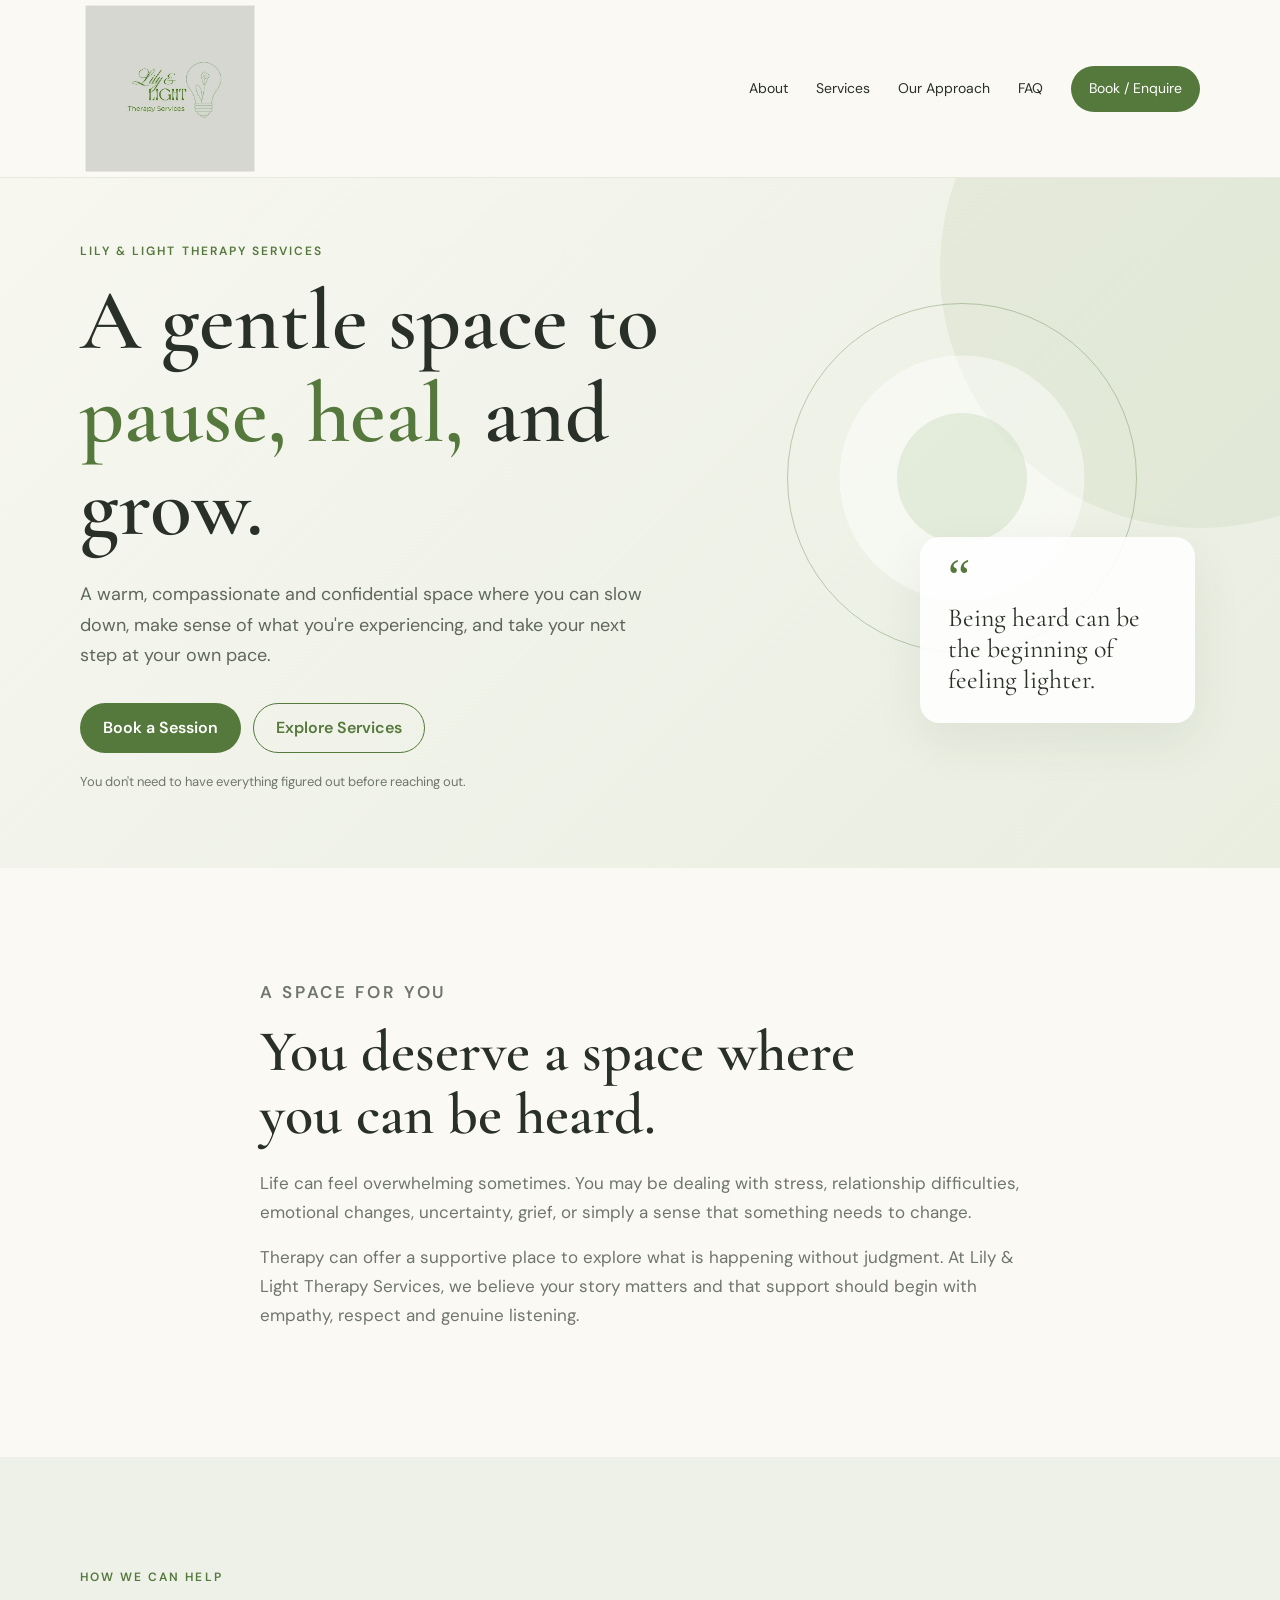
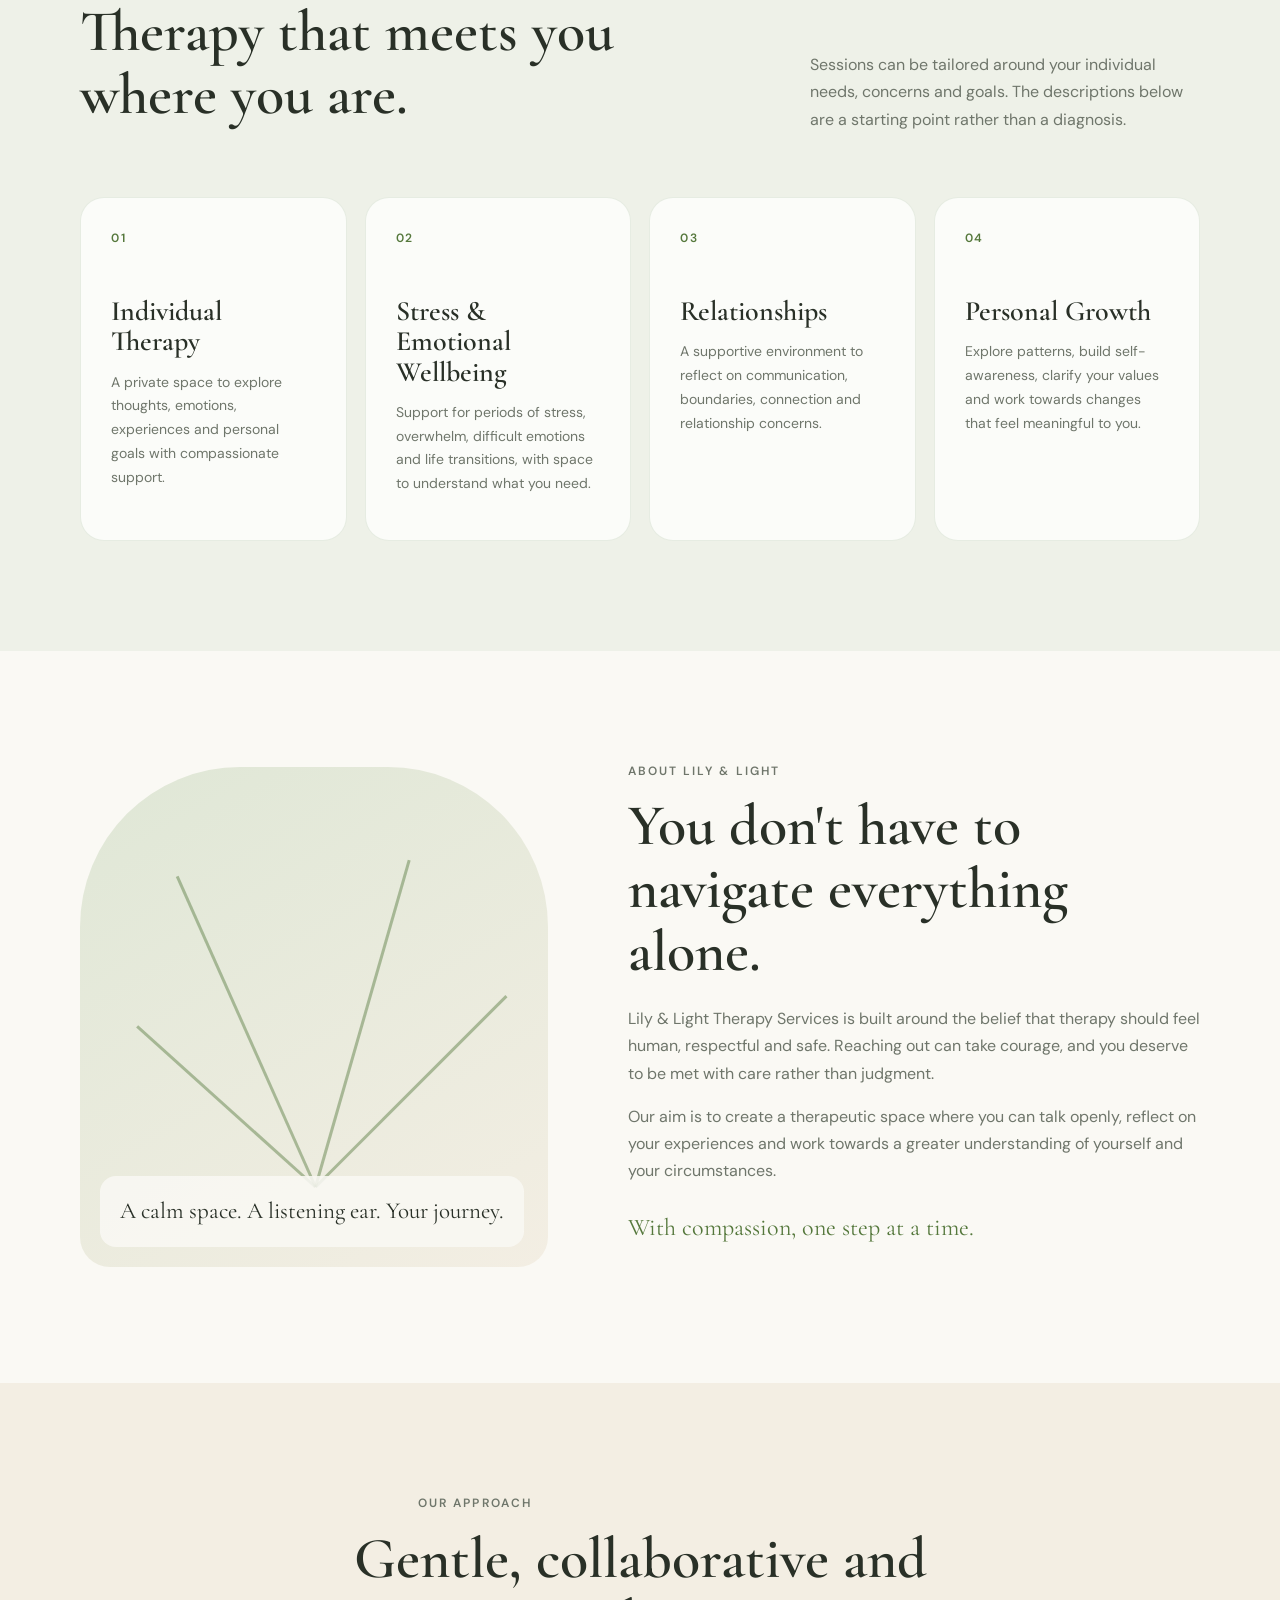
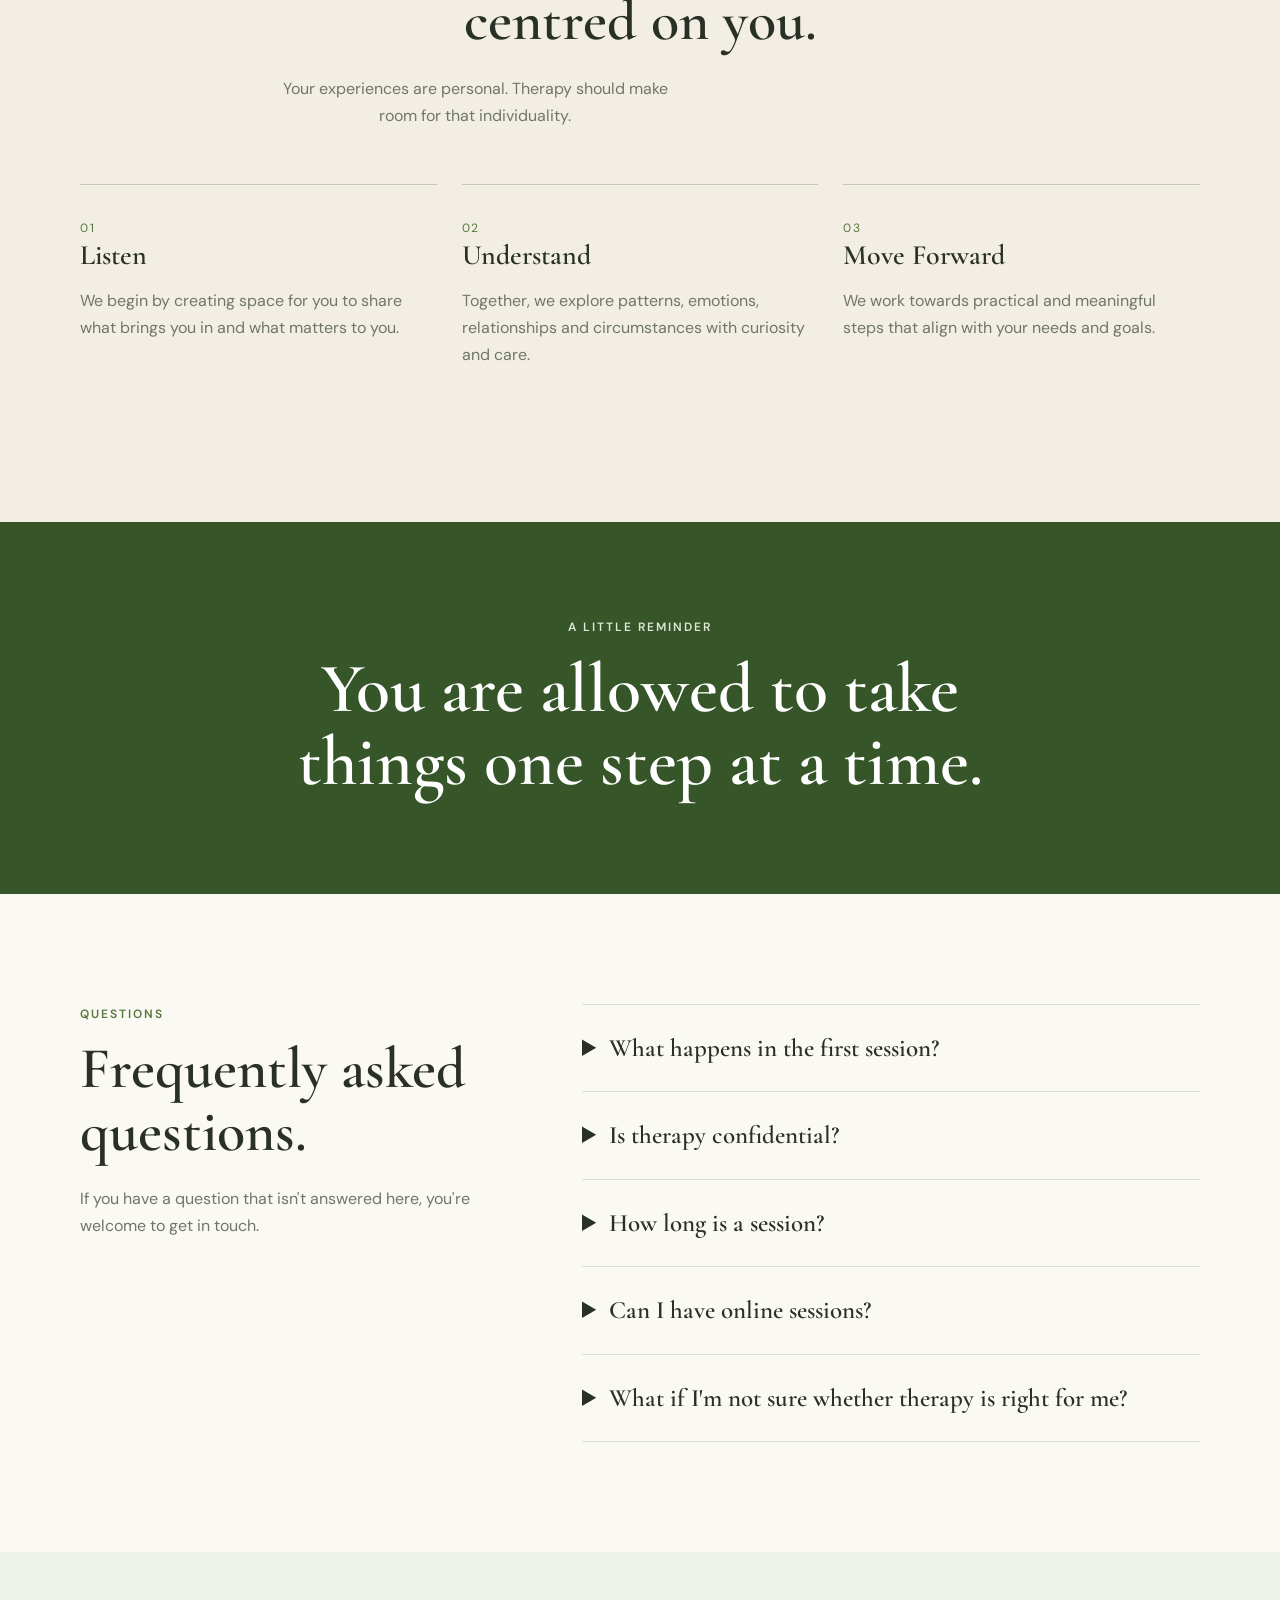
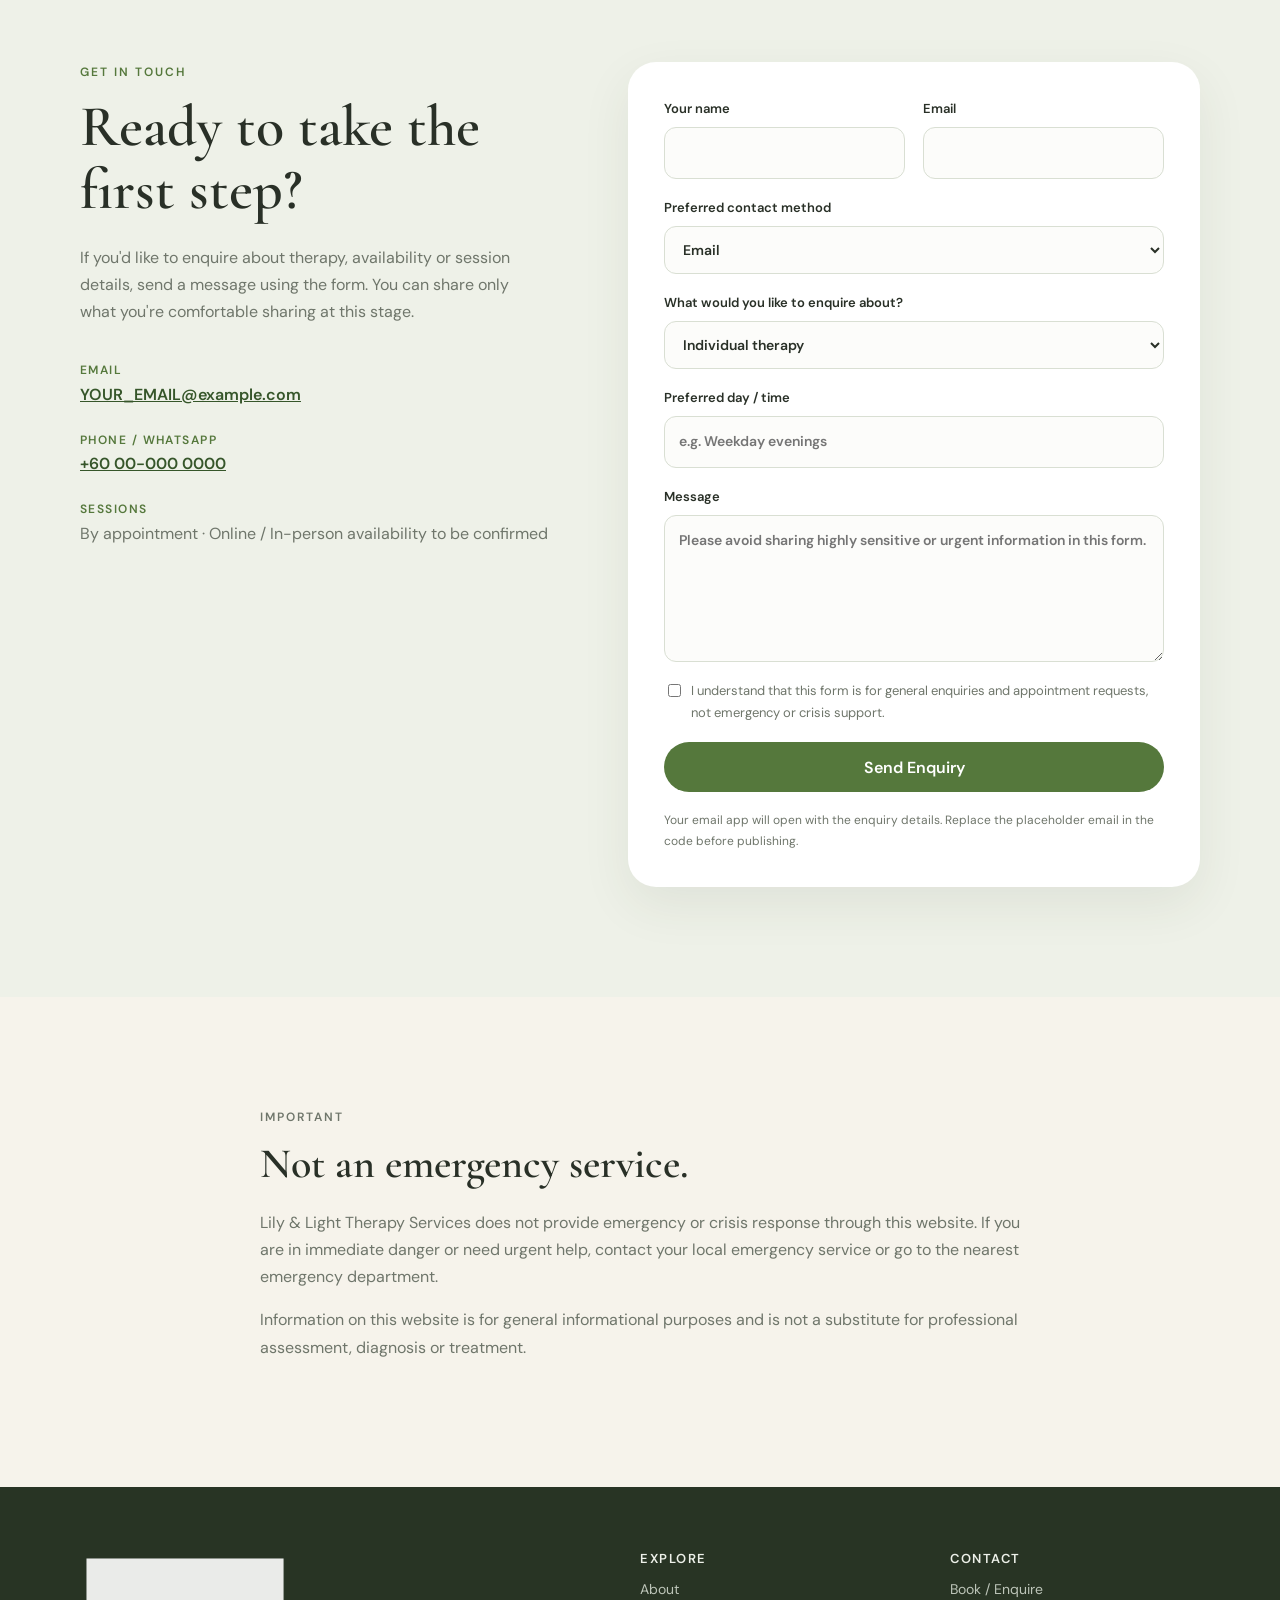
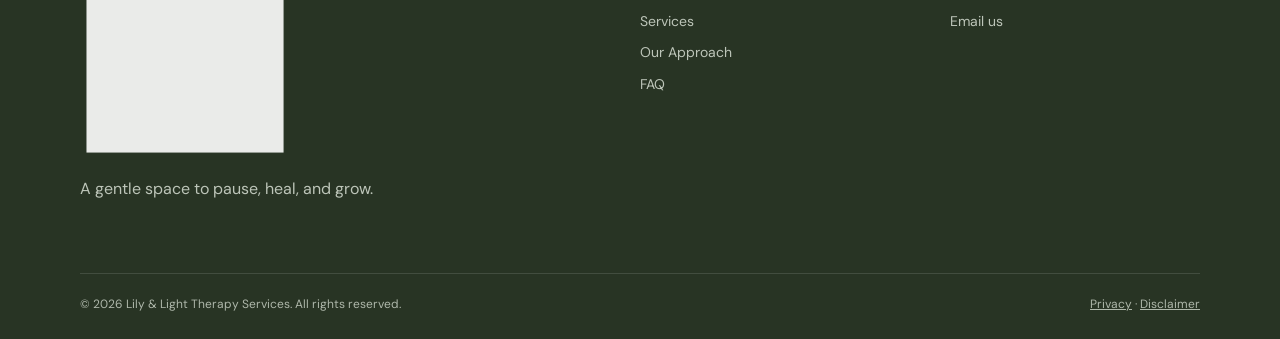
<file: index.html>
<!doctype html>
<html lang="en">
<head>
  <meta charset="utf-8">
  <meta name="viewport" content="width=device-width, initial-scale=1">
  <meta name="description" content="Lily & Light Therapy Services offers a warm, compassionate and confidential space for therapy, reflection and personal growth.">
  <meta name="keywords" content="therapy, counselling, counseling, mental wellbeing, therapist, Lily and Light Therapy">
  <meta name="author" content="Lily & Light Therapy Services">
  <meta name="theme-color" content="#55783c">
  <meta property="og:title" content="Lily & Light Therapy Services">
  <meta property="og:description" content="A gentle space to pause, heal, and grow.">
  <meta property="og:type" content="website">
  <meta property="og:image" content="logo.png">
  <title>Lily & Light Therapy Services | A Gentle Space to Heal & Grow</title>
  <link rel="icon" href="favicon.png" type="image/png">
  <link rel="stylesheet" href="style.css">
</head>
<body>
  <a class="skip-link" href="#main">Skip to content</a>

  <header class="site-header" id="top">
    <div class="container nav-wrap">
      <a class="brand" href="#home" aria-label="Lily & Light Therapy Services home">
        <img src="logo.png" alt="Lily & Light Therapy Services logo">
      </a>

      <button class="menu-toggle" type="button" aria-expanded="false" aria-controls="site-nav" aria-label="Open menu">
        <span></span><span></span><span></span>
      </button>

      <nav id="site-nav" class="site-nav" aria-label="Primary navigation">
        <a href="#about">About</a>
        <a href="#services">Services</a>
        <a href="#approach">Our Approach</a>
        <a href="#faq">FAQ</a>
        <a href="#contact" class="nav-cta">Book / Enquire</a>
      </nav>
    </div>
  </header>

  <main id="main">
    <section class="hero" id="home">
      <div class="hero-glow"></div>
      <div class="container hero-grid">
        <div class="hero-copy">
          <p class="eyebrow">LILY & LIGHT THERAPY SERVICES</p>
          <h1>A gentle space to <em>pause, heal,</em> and grow.</h1>
          <p class="hero-text">
            A warm, compassionate and confidential space where you can slow down,
            make sense of what you're experiencing, and take your next step at your own pace.
          </p>
          <div class="hero-actions">
            <a class="button button-primary" href="#contact">Book a Session</a>
            <a class="button button-ghost" href="#services">Explore Services</a>
          </div>
          <p class="microcopy">You don't need to have everything figured out before reaching out.</p>
        </div>

        <div class="hero-art" aria-hidden="true">
          <div class="sun-ring"></div>
          <div class="leaf leaf-one"></div>
          <div class="leaf leaf-two"></div>
          <div class="leaf leaf-three"></div>
          <div class="quote-card">
            <span class="quote-mark">“</span>
            <p>Being heard can be the beginning of feeling lighter.</p>
          </div>
        </div>
      </div>
    </section>

    <section class="intro section">
      <div class="container narrow">
        <p class="eyebrow">A SPACE FOR YOU</p>
        <h2>You deserve a space where you can be heard.</h2>
        <p>
          Life can feel overwhelming sometimes. You may be dealing with stress,
          relationship difficulties, emotional changes, uncertainty, grief, or simply
          a sense that something needs to change.
        </p>
        <p>
          Therapy can offer a supportive place to explore what is happening without
          judgment. At Lily & Light Therapy Services, we believe your story matters
          and that support should begin with empathy, respect and genuine listening.
        </p>
      </div>
    </section>

    <section class="section services-section" id="services">
      <div class="container">
        <div class="section-heading">
          <div>
            <p class="eyebrow">HOW WE CAN HELP</p>
            <h2>Therapy that meets you where you are.</h2>
          </div>
          <p>
            Sessions can be tailored around your individual needs, concerns and goals.
            The descriptions below are a starting point rather than a diagnosis.
          </p>
        </div>

        <div class="service-grid">
          <article class="service-card">
            <div class="icon">01</div>
            <h3>Individual Therapy</h3>
            <p>
              A private space to explore thoughts, emotions, experiences and personal
              goals with compassionate support.
            </p>
          </article>

          <article class="service-card">
            <div class="icon">02</div>
            <h3>Stress & Emotional Wellbeing</h3>
            <p>
              Support for periods of stress, overwhelm, difficult emotions and life
              transitions, with space to understand what you need.
            </p>
          </article>

          <article class="service-card">
            <div class="icon">03</div>
            <h3>Relationships</h3>
            <p>
              A supportive environment to reflect on communication, boundaries,
              connection and relationship concerns.
            </p>
          </article>

          <article class="service-card">
            <div class="icon">04</div>
            <h3>Personal Growth</h3>
            <p>
              Explore patterns, build self-awareness, clarify your values and work
              towards changes that feel meaningful to you.
            </p>
          </article>
        </div>
      </div>
    </section>

    <section class="split-section section" id="about">
      <div class="container split-grid">
        <div class="image-panel">
          <div class="botanical">
            <span></span><span></span><span></span><span></span>
          </div>
          <p class="image-caption">A calm space. A listening ear. Your journey.</p>
        </div>
        <div class="content-panel">
          <p class="eyebrow">ABOUT LILY & LIGHT</p>
          <h2>You don't have to navigate everything alone.</h2>
          <p>
            Lily & Light Therapy Services is built around the belief that therapy
            should feel human, respectful and safe. Reaching out can take courage,
            and you deserve to be met with care rather than judgment.
          </p>
          <p>
            Our aim is to create a therapeutic space where you can talk openly,
            reflect on your experiences and work towards a greater understanding of
            yourself and your circumstances.
          </p>
          <p class="signature">With compassion, one step at a time.</p>
        </div>
      </div>
    </section>

    <section class="approach section" id="approach">
      <div class="container">
        <div class="section-heading centered">
          <p class="eyebrow">OUR APPROACH</p>
          <h2>Gentle, collaborative and centred on you.</h2>
          <p>
            Your experiences are personal. Therapy should make room for that individuality.
          </p>
        </div>

        <div class="approach-grid">
          <div>
            <span>01</span>
            <h3>Listen</h3>
            <p>We begin by creating space for you to share what brings you in and what matters to you.</p>
          </div>
          <div>
            <span>02</span>
            <h3>Understand</h3>
            <p>Together, we explore patterns, emotions, relationships and circumstances with curiosity and care.</p>
          </div>
          <div>
            <span>03</span>
            <h3>Move Forward</h3>
            <p>We work towards practical and meaningful steps that align with your needs and goals.</p>
          </div>
        </div>
      </div>
    </section>

    <section class="quote-section">
      <div class="container quote-inner">
        <p class="eyebrow">A LITTLE REMINDER</p>
        <blockquote>You are allowed to take things one step at a time.</blockquote>
      </div>
    </section>

    <section class="faq section" id="faq">
      <div class="container faq-grid">
        <div>
          <p class="eyebrow">QUESTIONS</p>
          <h2>Frequently asked questions.</h2>
          <p class="faq-intro">
            If you have a question that isn't answered here, you're welcome to get in touch.
          </p>
        </div>

        <div class="accordion">
          <details>
            <summary>What happens in the first session?</summary>
            <p>
              The first session is an opportunity to talk about what has brought you
              to therapy, what you hope to work on and what support may be appropriate.
              You can ask questions too.
            </p>
          </details>
          <details>
            <summary>Is therapy confidential?</summary>
            <p>
              Therapy is generally confidential, subject to applicable professional,
              legal and safeguarding requirements. Your therapist can explain the
              relevant boundaries of confidentiality during your first session.
            </p>
          </details>
          <details>
            <summary>How long is a session?</summary>
            <p>
              Session length and frequency can vary. Please contact Lily & Light Therapy
              Services for the current session duration and scheduling options.
            </p>
          </details>
          <details>
            <summary>Can I have online sessions?</summary>
            <p>
              Availability of online or in-person sessions depends on the service
              offered and your location. Please enquire for current options.
            </p>
          </details>
          <details>
            <summary>What if I'm not sure whether therapy is right for me?</summary>
            <p>
              That's okay. An initial enquiry can simply be a conversation about what
              you're looking for and whether the service may be a suitable fit.
            </p>
          </details>
        </div>
      </div>
    </section>

    <section class="contact section" id="contact">
      <div class="container contact-grid">
        <div class="contact-copy">
          <p class="eyebrow">GET IN TOUCH</p>
          <h2>Ready to take the first step?</h2>
          <p>
            If you'd like to enquire about therapy, availability or session details,
            send a message using the form. You can share only what you're comfortable
            sharing at this stage.
          </p>

          <div class="contact-details">
            <div>
              <span>Email</span>
              <a href="mailto:YOUR_EMAIL@example.com">YOUR_EMAIL@example.com</a>
            </div>
            <div>
              <span>Phone / WhatsApp</span>
              <a href="tel:+60000000000">+60 00-000 0000</a>
            </div>
            <div>
              <span>Sessions</span>
              <p>By appointment · Online / In-person availability to be confirmed</p>
            </div>
          </div>
        </div>

        <form class="booking-form" id="bookingForm">
          <div class="form-row">
            <label>
              Your name
              <input type="text" name="name" autocomplete="name" required>
            </label>
            <label>
              Email
              <input type="email" name="email" autocomplete="email" required>
            </label>
          </div>

          <label>
            Preferred contact method
            <select name="contact_method">
              <option>Email</option>
              <option>Phone</option>
              <option>WhatsApp</option>
            </select>
          </label>

          <label>
            What would you like to enquire about?
            <select name="enquiry">
              <option>Individual therapy</option>
              <option>Relationship support</option>
              <option>Stress / emotional wellbeing</option>
              <option>Personal growth</option>
              <option>General enquiry</option>
            </select>
          </label>

          <label>
            Preferred day / time
            <input type="text" name="preferred_time" placeholder="e.g. Weekday evenings">
          </label>

          <label>
            Message
            <textarea name="message" rows="5" placeholder="Please avoid sharing highly sensitive or urgent information in this form."></textarea>
          </label>

          <label class="consent">
            <input type="checkbox" required>
            <span>I understand that this form is for general enquiries and appointment requests, not emergency or crisis support.</span>
          </label>

          <button class="button button-primary" type="submit">Send Enquiry</button>
          <p class="form-note" id="formNote">
            Your email app will open with the enquiry details. Replace the placeholder email in the code before publishing.
          </p>
        </form>
      </div>
    </section>

    <section class="disclaimer section">
      <div class="container narrow">
        <p class="eyebrow">IMPORTANT</p>
        <h2>Not an emergency service.</h2>
        <p>
          Lily & Light Therapy Services does not provide emergency or crisis response
          through this website. If you are in immediate danger or need urgent help,
          contact your local emergency service or go to the nearest emergency department.
        </p>
        <p>
          Information on this website is for general informational purposes and is not
          a substitute for professional assessment, diagnosis or treatment.
        </p>
      </div>
    </section>
  </main>

  <footer class="site-footer">
    <div class="container footer-grid">
      <div>
        <img src="logo.png" alt="Lily & Light Therapy Services" class="footer-logo">
        <p>A gentle space to pause, heal, and grow.</p>
      </div>
      <div>
        <h3>Explore</h3>
        <a href="#about">About</a>
        <a href="#services">Services</a>
        <a href="#approach">Our Approach</a>
        <a href="#faq">FAQ</a>
      </div>
      <div>
        <h3>Contact</h3>
        <a href="#contact">Book / Enquire</a>
        <a href="mailto:YOUR_EMAIL@example.com">Email us</a>
      </div>
    </div>
    <div class="container footer-bottom">
      <span>© <span id="year"></span> Lily & Light Therapy Services. All rights reserved.</span>
      <span><a href="privacy.html">Privacy</a> · <a href="disclaimer.html">Disclaimer</a></span>
    </div>
  </footer>

  <script src="script.js"></script>
</body>
</html>
</file>
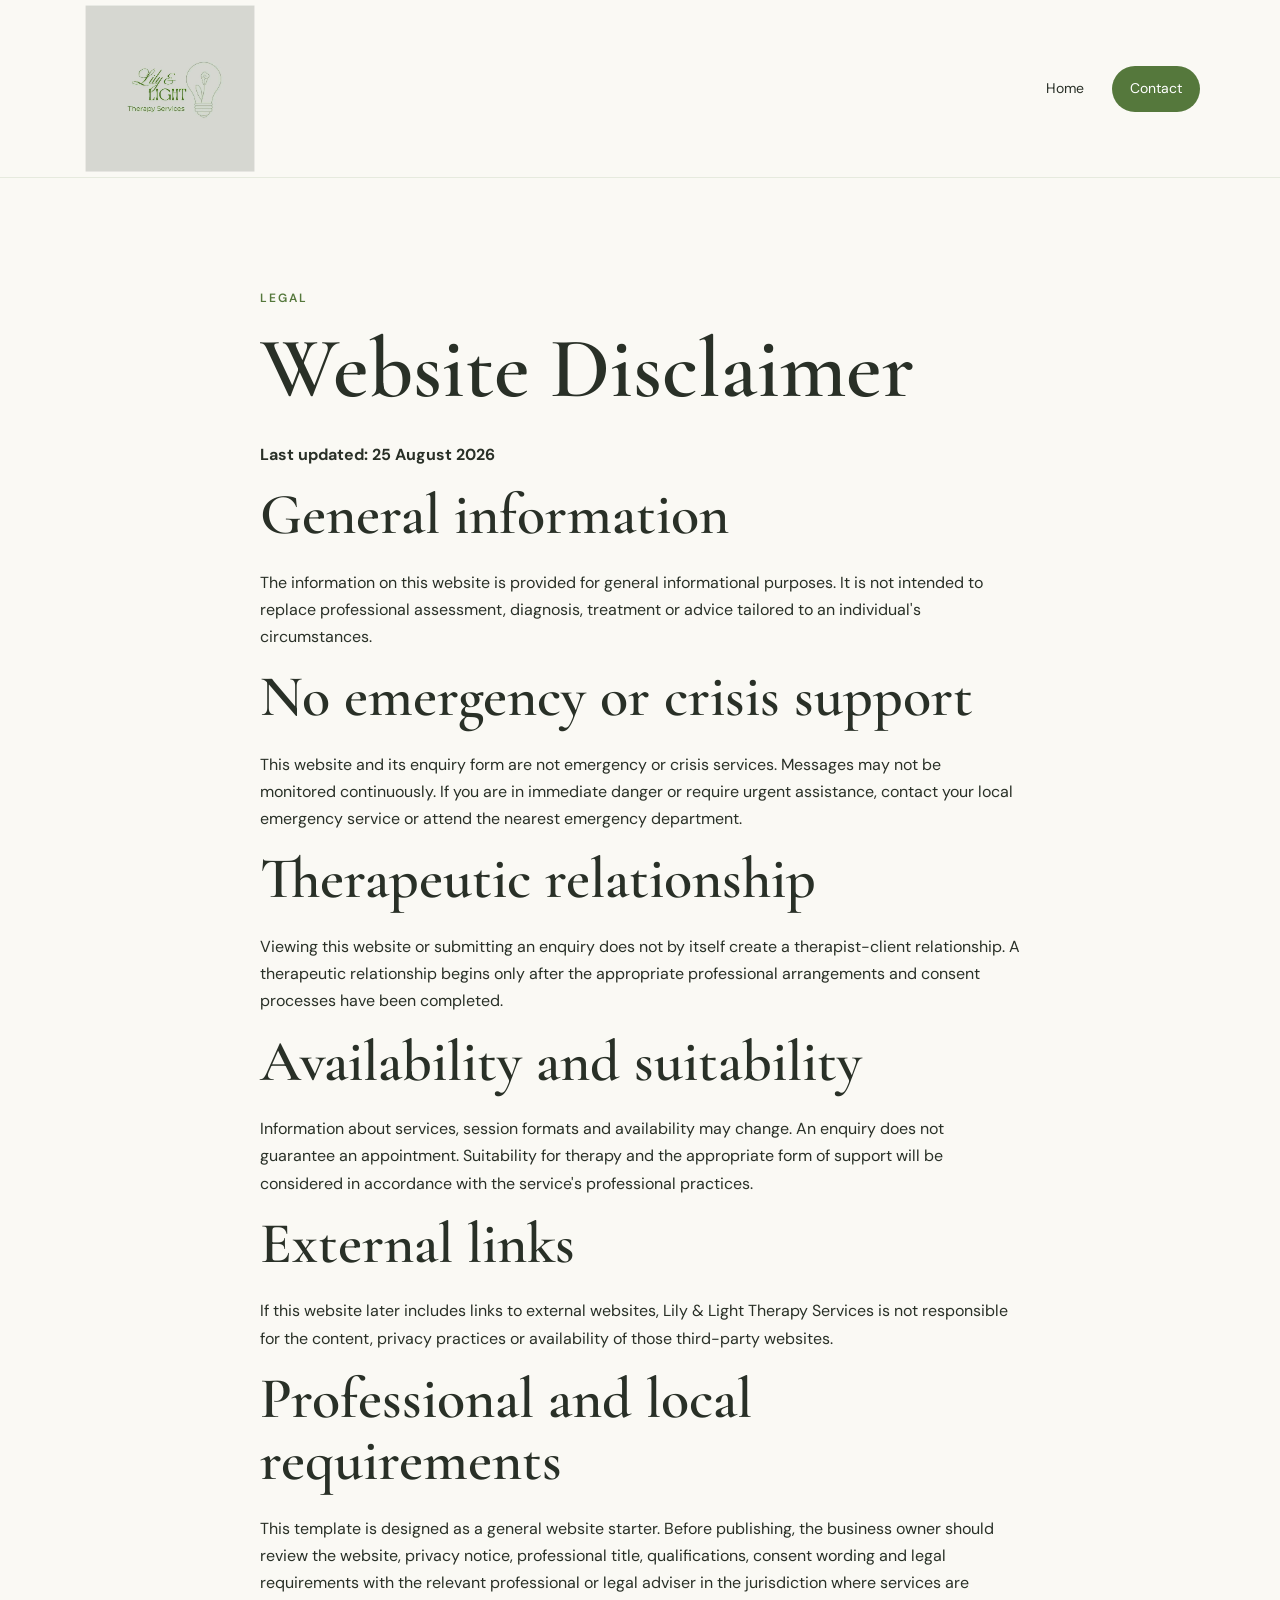
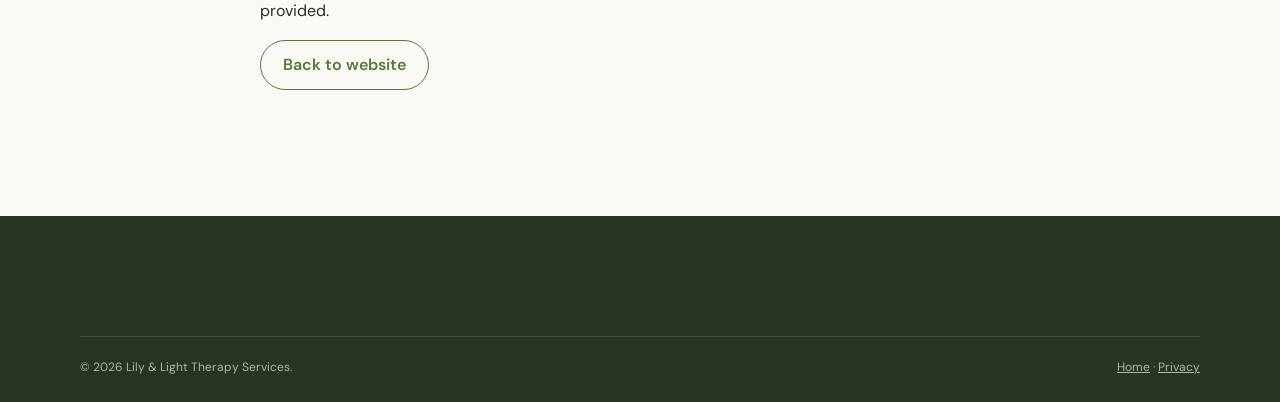
<file: disclaimer.html>
<!doctype html>
<html lang="en">
<head>
  <meta charset="utf-8">
  <meta name="viewport" content="width=device-width, initial-scale=1">
  <meta name="description" content="Website disclaimer for Lily & Light Therapy Services.">
  <title>Disclaimer | Lily & Light Therapy Services</title>
  <link rel="icon" href="favicon.png" type="image/png">
  <link rel="stylesheet" href="style.css">
</head>
<body>
<header class="site-header"><div class="container nav-wrap">
  <a class="brand" href="index.html"><img src="logo.png" alt="Lily & Light Therapy Services"></a>
  <nav class="site-nav" style="display:flex"><a href="index.html">Home</a><a href="index.html#contact" class="nav-cta">Contact</a></nav>
</div></header>
<main class="section"><div class="container narrow">
  <p class="eyebrow">LEGAL</p>
  <h1>Website Disclaimer</h1>
  <p><strong>Last updated: 25 August 2026</strong></p>

  <h2>General information</h2>
  <p>The information on this website is provided for general informational purposes. It is not intended to replace professional assessment, diagnosis, treatment or advice tailored to an individual's circumstances.</p>

  <h2>No emergency or crisis support</h2>
  <p>This website and its enquiry form are not emergency or crisis services. Messages may not be monitored continuously. If you are in immediate danger or require urgent assistance, contact your local emergency service or attend the nearest emergency department.</p>

  <h2>Therapeutic relationship</h2>
  <p>Viewing this website or submitting an enquiry does not by itself create a therapist-client relationship. A therapeutic relationship begins only after the appropriate professional arrangements and consent processes have been completed.</p>

  <h2>Availability and suitability</h2>
  <p>Information about services, session formats and availability may change. An enquiry does not guarantee an appointment. Suitability for therapy and the appropriate form of support will be considered in accordance with the service's professional practices.</p>

  <h2>External links</h2>
  <p>If this website later includes links to external websites, Lily & Light Therapy Services is not responsible for the content, privacy practices or availability of those third-party websites.</p>

  <h2>Professional and local requirements</h2>
  <p>This template is designed as a general website starter. Before publishing, the business owner should review the website, privacy notice, professional title, qualifications, consent wording and legal requirements with the relevant professional or legal adviser in the jurisdiction where services are provided.</p>

  <p><a class="button button-ghost" href="index.html">Back to website</a></p>
</div></main>
<footer class="site-footer"><div class="container footer-bottom"><span>© <span id="year"></span> Lily & Light Therapy Services.</span><span><a href="index.html">Home</a> · <a href="privacy.html">Privacy</a></span></div></footer>
<script>document.getElementById("year").textContent = new Date().getFullYear();</script>
</body>
</html>
</file>
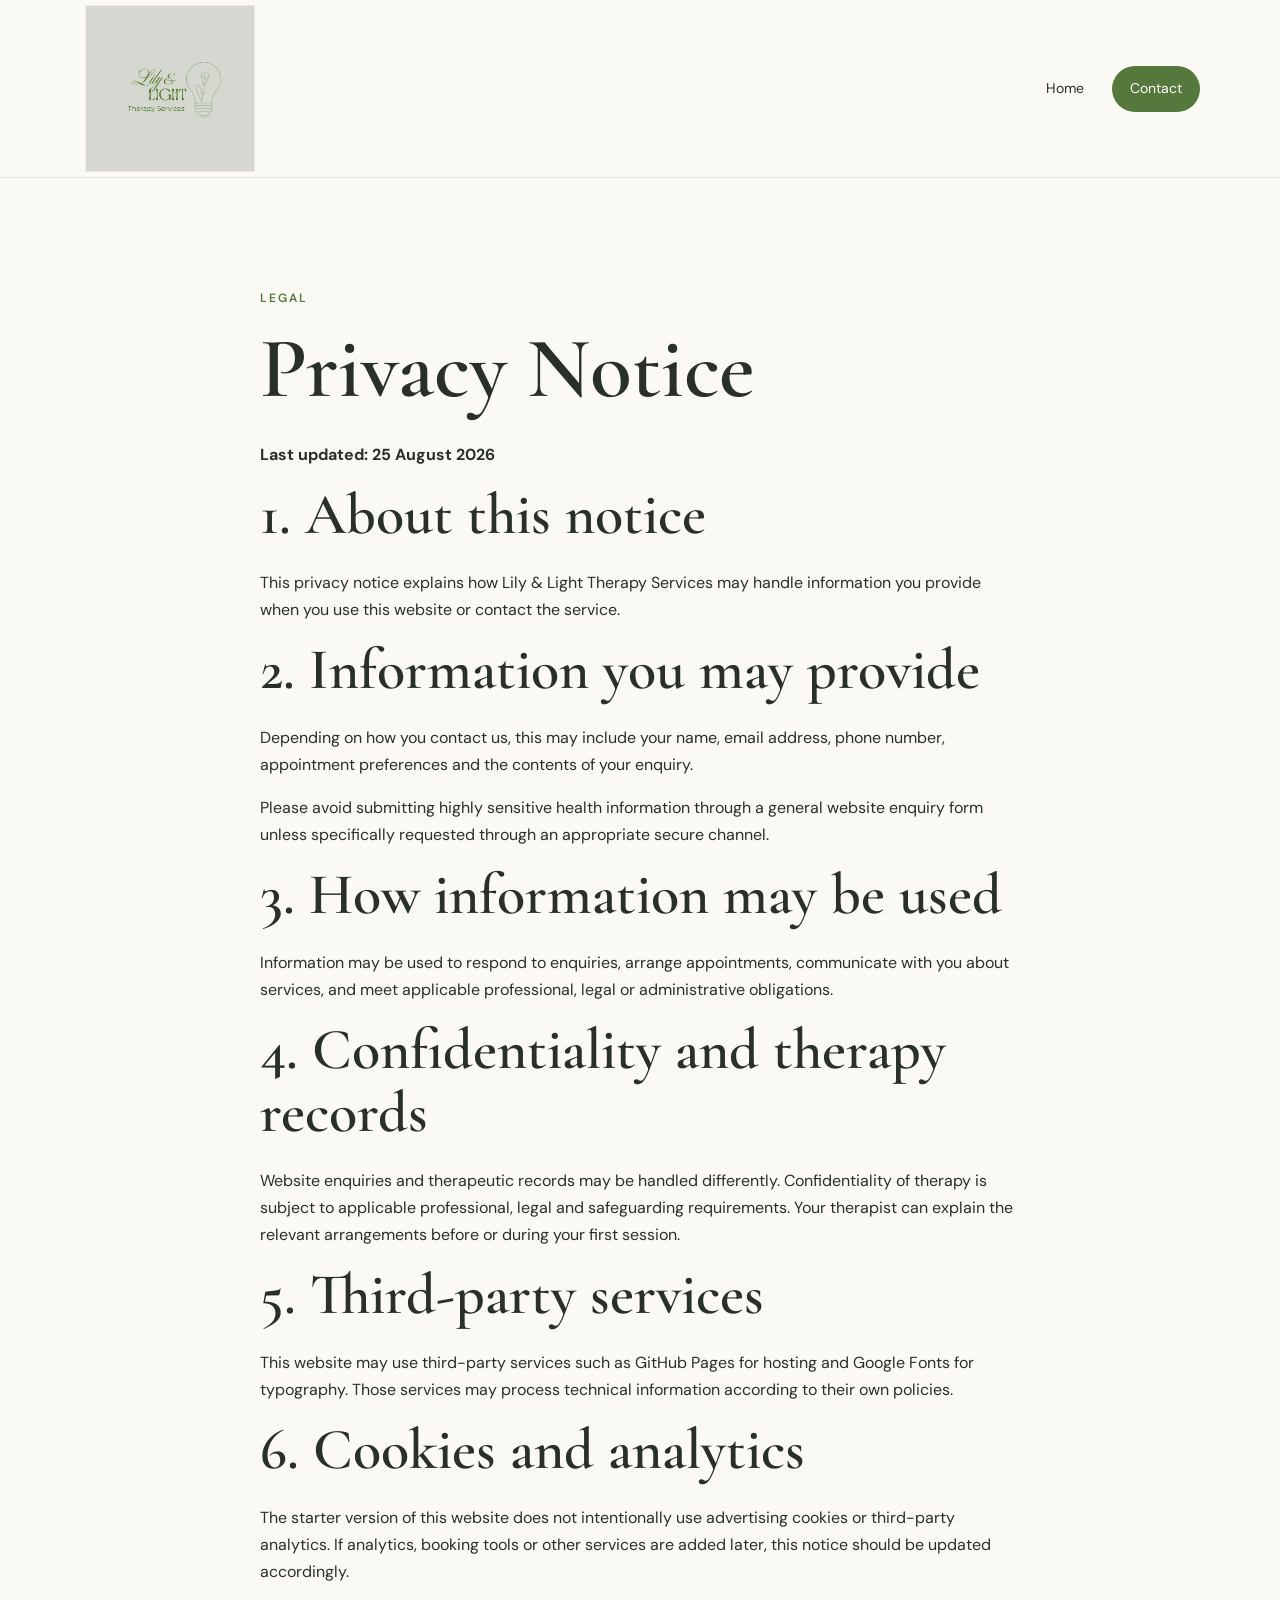
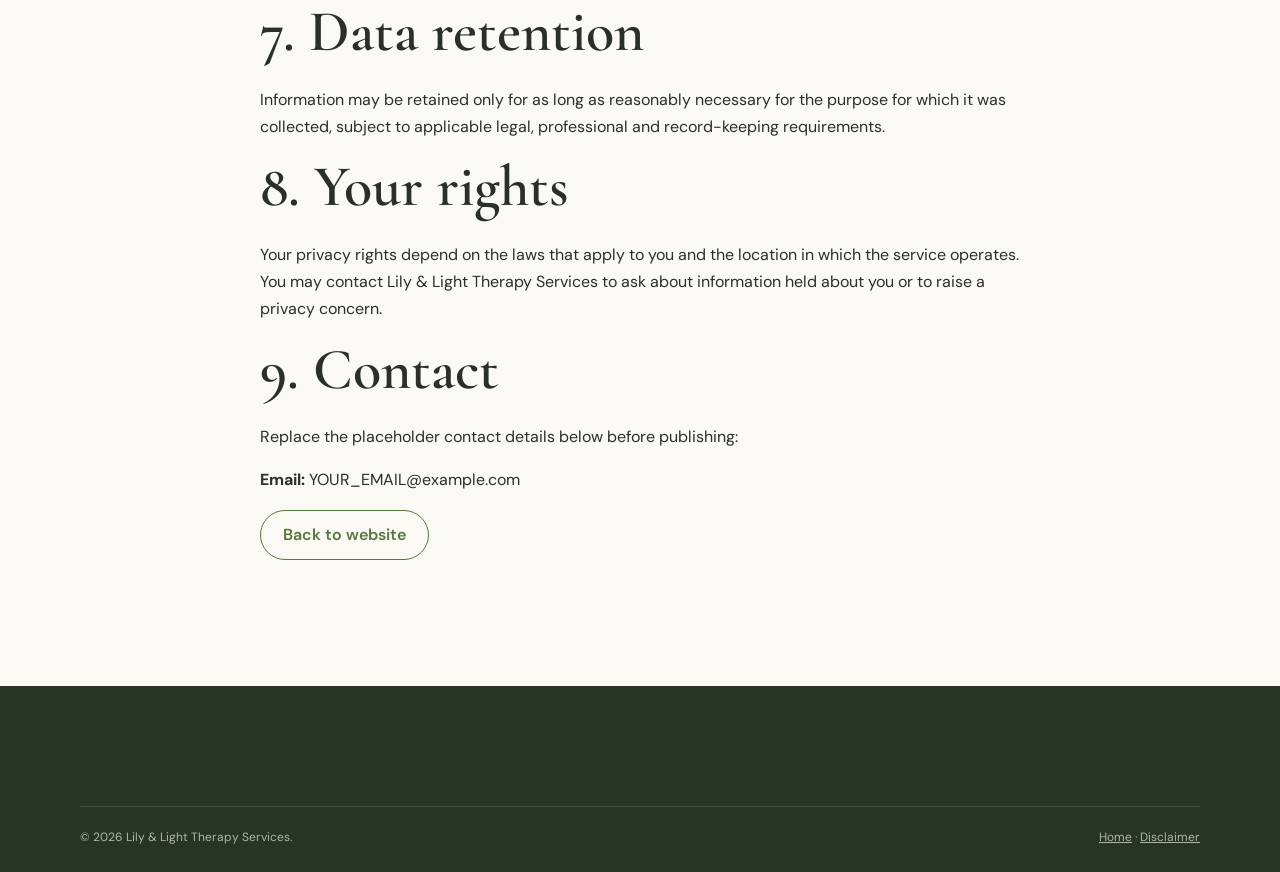
<file: privacy.html>
<!doctype html>
<html lang="en">
<head>
  <meta charset="utf-8">
  <meta name="viewport" content="width=device-width, initial-scale=1">
  <meta name="description" content="Privacy notice for Lily & Light Therapy Services.">
  <title>Privacy | Lily & Light Therapy Services</title>
  <link rel="icon" href="favicon.png" type="image/png">
  <link rel="stylesheet" href="style.css">
</head>
<body>
<header class="site-header"><div class="container nav-wrap">
  <a class="brand" href="index.html"><img src="logo.png" alt="Lily & Light Therapy Services"></a>
  <nav class="site-nav" style="display:flex"><a href="index.html">Home</a><a href="index.html#contact" class="nav-cta">Contact</a></nav>
</div></header>
<main class="section"><div class="container narrow">
  <p class="eyebrow">LEGAL</p>
  <h1>Privacy Notice</h1>
  <p><strong>Last updated: 25 August 2026</strong></p>

  <h2>1. About this notice</h2>
  <p>This privacy notice explains how Lily & Light Therapy Services may handle information you provide when you use this website or contact the service.</p>

  <h2>2. Information you may provide</h2>
  <p>Depending on how you contact us, this may include your name, email address, phone number, appointment preferences and the contents of your enquiry.</p>
  <p>Please avoid submitting highly sensitive health information through a general website enquiry form unless specifically requested through an appropriate secure channel.</p>

  <h2>3. How information may be used</h2>
  <p>Information may be used to respond to enquiries, arrange appointments, communicate with you about services, and meet applicable professional, legal or administrative obligations.</p>

  <h2>4. Confidentiality and therapy records</h2>
  <p>Website enquiries and therapeutic records may be handled differently. Confidentiality of therapy is subject to applicable professional, legal and safeguarding requirements. Your therapist can explain the relevant arrangements before or during your first session.</p>

  <h2>5. Third-party services</h2>
  <p>This website may use third-party services such as GitHub Pages for hosting and Google Fonts for typography. Those services may process technical information according to their own policies.</p>

  <h2>6. Cookies and analytics</h2>
  <p>The starter version of this website does not intentionally use advertising cookies or third-party analytics. If analytics, booking tools or other services are added later, this notice should be updated accordingly.</p>

  <h2>7. Data retention</h2>
  <p>Information may be retained only for as long as reasonably necessary for the purpose for which it was collected, subject to applicable legal, professional and record-keeping requirements.</p>

  <h2>8. Your rights</h2>
  <p>Your privacy rights depend on the laws that apply to you and the location in which the service operates. You may contact Lily & Light Therapy Services to ask about information held about you or to raise a privacy concern.</p>

  <h2>9. Contact</h2>
  <p>Replace the placeholder contact details below before publishing:</p>
  <p><strong>Email:</strong> YOUR_EMAIL@example.com</p>

  <p><a class="button button-ghost" href="index.html">Back to website</a></p>
</div></main>
<footer class="site-footer"><div class="container footer-bottom"><span>© <span id="year"></span> Lily & Light Therapy Services.</span><span><a href="index.html">Home</a> · <a href="disclaimer.html">Disclaimer</a></span></div></footer>
<script>document.getElementById("year").textContent = new Date().getFullYear();</script>
</body>
</html>
</file>
<file: style.css>
@import url('https://fonts.googleapis.com/css2?family=Cormorant+Garamond:wght@500;600;700&family=DM+Sans:wght@400;500;600&display=swap');

:root {
  --green: #55783c;
  --green-dark: #36562a;
  --green-soft: #dfe7d6;
  --sage: #eef1e8;
  --cream: #faf9f4;
  --warm: #f2ede2;
  --ink: #293027;
  --muted: #6f766b;
  --line: #d9dfd3;
  --white: #ffffff;
  --shadow: 0 18px 50px rgba(45, 63, 39, .08);
  --radius: 24px;
}

* { box-sizing: border-box; }
html { scroll-behavior: smooth; }
body {
  margin: 0;
  color: var(--ink);
  background: var(--cream);
  font-family: "DM Sans", Arial, sans-serif;
  line-height: 1.7;
}
img { max-width: 100%; display: block; }
a { color: inherit; }
.container { width: min(1120px, calc(100% - 40px)); margin: 0 auto; }
.narrow { max-width: 760px; }
.section { padding: 110px 0; }

.skip-link {
  position: fixed; left: 12px; top: -60px; z-index: 1000;
  background: var(--green-dark); color: white; padding: 10px 14px;
}
.skip-link:focus { top: 12px; }

.site-header {
  position: sticky; top: 0; z-index: 100;
  background: rgba(250,249,244,.93);
  backdrop-filter: blur(14px);
  border-bottom: 1px solid rgba(85,120,60,.12);
}
.nav-wrap { min-height: 88px; display: flex; align-items: center; justify-content: space-between; gap: 24px; }
.brand img { width: 180px; height: auto; }
.site-nav { display: flex; align-items: center; gap: 28px; font-size: 14px; }
.site-nav a { text-decoration: none; color: var(--ink); }
.site-nav a:hover { color: var(--green); }
.nav-cta {
  background: var(--green);
  color: white !important;
  padding: 11px 18px;
  border-radius: 999px;
}
.menu-toggle { display: none; border: 0; background: transparent; padding: 8px; }
.menu-toggle span { display: block; width: 25px; height: 2px; background: var(--ink); margin: 5px; }

.hero {
  position: relative; overflow: hidden;
  background: linear-gradient(135deg, #f7f7f0 0%, #e9eee1 100%);
  min-height: 690px;
  display: flex; align-items: center;
}
.hero-glow {
  position: absolute; width: 520px; height: 520px; border-radius: 50%;
  background: rgba(190, 205, 170, .24); right: -180px; top: -170px;
}
.hero-grid { display: grid; grid-template-columns: 1.1fr .9fr; align-items: center; gap: 60px; position: relative; }
.eyebrow {
  margin: 0 0 14px;
  color: var(--green);
  letter-spacing: .17em;
  font-size: 12px;
  font-weight: 600;
}
h1, h2, h3 { margin-top: 0; line-height: 1.08; font-family: "Cormorant Garamond", Georgia, serif; font-weight: 600; }
h1 { font-size: clamp(54px, 7vw, 86px); max-width: 720px; margin-bottom: 25px; }
h1 em { color: var(--green); font-style: normal; }
h2 { font-size: clamp(40px, 5vw, 58px); margin-bottom: 22px; }
h3 { font-size: 28px; margin-bottom: 12px; }
.hero-text { font-size: 18px; max-width: 630px; color: #5f675d; }
.hero-actions { display: flex; flex-wrap: wrap; gap: 12px; margin: 32px 0 18px; }
.button {
  display: inline-flex; justify-content: center; align-items: center;
  min-height: 50px; padding: 0 22px; border-radius: 999px;
  text-decoration: none; font: inherit; font-weight: 600; cursor: pointer;
  border: 1px solid transparent;
}
.button-primary { background: var(--green); color: white; }
.button-primary:hover { background: var(--green-dark); }
.button-ghost { border-color: var(--green); color: var(--green); background: transparent; }
.microcopy { color: var(--muted); font-size: 13px; }

.hero-art { min-height: 470px; position: relative; display: grid; place-items: center; }
.sun-ring {
  width: 350px; height: 350px; border: 1px solid rgba(85,120,60,.35);
  border-radius: 50%; position: relative;
}
.sun-ring::before, .sun-ring::after {
  content: ""; position: absolute; left: 50%; top: 50%;
  transform: translate(-50%,-50%); border-radius: 50%;
}
.sun-ring::before { width: 245px; height: 245px; background: rgba(255,255,255,.45); }
.sun-ring::after { width: 130px; height: 130px; background: rgba(205,220,191,.45); }
.quote-card {
  position: absolute; right: 5px; bottom: 35px; width: 275px;
  background: rgba(255,255,255,.9); padding: 28px; border-radius: 20px;
  box-shadow: var(--shadow);
}
.quote-card p { margin: 0; font-family: "Cormorant Garamond", Georgia, serif; font-size: 26px; line-height: 1.2; }
.quote-mark { color: var(--green); font: 50px Georgia, serif; line-height: .5; }

.intro { background: var(--cream); }
.intro h2 { max-width: 680px; }
.intro p { color: var(--muted); font-size: 17px; }

.services-section { background: var(--sage); }
.section-heading { display: flex; justify-content: space-between; align-items: end; gap: 50px; margin-bottom: 48px; }
.section-heading > p { max-width: 390px; color: var(--muted); }
.service-grid { display: grid; grid-template-columns: repeat(4,1fr); gap: 18px; }
.service-card {
  background: rgba(255,255,255,.74); border: 1px solid rgba(85,120,60,.12);
  border-radius: var(--radius); padding: 30px; min-height: 300px;
}
.service-card .icon { color: var(--green); font-size: 12px; letter-spacing: .15em; margin-bottom: 48px; font-weight: 600; }
.service-card p { color: var(--muted); font-size: 14px; }

.split-section { background: var(--cream); }
.split-grid { display: grid; grid-template-columns: .9fr 1.1fr; gap: 80px; align-items: center; }
.image-panel {
  min-height: 500px; border-radius: 160px 160px 30px 30px;
  background: linear-gradient(150deg, #dfe7d6, #f3eee3);
  position: relative; overflow: hidden; display: flex; align-items: end;
}
.botanical { position: absolute; inset: 50px 40px 80px; }
.botanical span {
  position: absolute; bottom: 0; left: 50%; width: 3px; height: 340px;
  background: var(--green); transform-origin: bottom; opacity: .45;
}
.botanical span:nth-child(1) { transform: rotate(-24deg); }
.botanical span:nth-child(2) { transform: rotate(16deg); }
.botanical span:nth-child(3) { transform: rotate(-48deg); height: 240px; }
.botanical span:nth-child(4) { transform: rotate(45deg); height: 270px; }
.image-caption {
  position: relative; z-index: 2; background: rgba(250,249,244,.88);
  padding: 16px 20px; margin: 0 20px 20px; border-radius: 16px;
  font-family: "Cormorant Garamond", Georgia, serif; font-size: 23px;
}
.content-panel p { color: var(--muted); }
.signature { color: var(--green) !important; font-family: "Cormorant Garamond", Georgia, serif; font-size: 24px; }

.approach { background: #f3eee3; }
.centered { display: block; text-align: center; max-width: 720px; margin-left: auto; margin-right: auto; }
.centered p:last-child { color: var(--muted); }
.approach-grid { display: grid; grid-template-columns: repeat(3,1fr); gap: 25px; margin-top: 55px; }
.approach-grid > div { padding: 28px 0; border-top: 1px solid rgba(85,120,60,.3); }
.approach-grid span { color: var(--green); font-size: 12px; letter-spacing: .15em; }
.approach-grid p { color: var(--muted); }

.quote-section { background: var(--green-dark); color: white; padding: 95px 0; text-align: center; }
.quote-section .eyebrow { color: #dfe7d6; }
blockquote { margin: 0 auto; max-width: 800px; font: 600 clamp(42px,6vw,70px)/1.05 "Cormorant Garamond", Georgia, serif; }

.faq { background: var(--cream); }
.faq-grid { display: grid; grid-template-columns: .8fr 1.2fr; gap: 90px; }
.faq-intro { color: var(--muted); }
.accordion details { border-top: 1px solid var(--line); padding: 22px 0; }
.accordion details:last-child { border-bottom: 1px solid var(--line); }
.accordion summary { cursor: pointer; font-family: "Cormorant Garamond", Georgia, serif; font-size: 25px; font-weight: 600; }
.accordion p { color: var(--muted); max-width: 680px; }

.contact { background: var(--sage); }
.contact-grid { display: grid; grid-template-columns: .9fr 1.1fr; gap: 80px; align-items: start; }
.contact-copy > p:not(.eyebrow) { color: var(--muted); max-width: 520px; }
.contact-details { margin-top: 35px; display: grid; gap: 22px; }
.contact-details span { display: block; color: var(--green); font-size: 12px; letter-spacing: .12em; text-transform: uppercase; font-weight: 600; }
.contact-details a { color: var(--green-dark); font-weight: 600; }
.contact-details p { margin: 0; color: var(--muted); }

.booking-form {
  background: white; padding: 36px; border-radius: 28px; box-shadow: var(--shadow);
  display: grid; gap: 18px;
}
.form-row { display: grid; grid-template-columns: 1fr 1fr; gap: 18px; }
label { display: grid; gap: 7px; font-size: 13px; font-weight: 600; }
input, select, textarea {
  width: 100%; border: 1px solid var(--line); border-radius: 12px;
  padding: 13px 14px; background: #fcfcfa; color: var(--ink);
  font: inherit; font-size: 14px; outline: none;
}
input:focus, select:focus, textarea:focus { border-color: var(--green); box-shadow: 0 0 0 3px rgba(85,120,60,.10); }
textarea { resize: vertical; }
.consent { grid-template-columns: auto 1fr; align-items: start; font-weight: 400; color: var(--muted); }
.consent input { width: auto; margin-top: 4px; }
.form-note { margin: 0; font-size: 12px; color: var(--muted); }

.disclaimer { background: #f6f3eb; }
.disclaimer h2 { font-size: 42px; }
.disclaimer p { color: var(--muted); }

.site-footer { background: #283424; color: #edf0e9; padding: 65px 0 25px; }
.footer-grid { display: grid; grid-template-columns: 2fr 1fr 1fr; gap: 60px; }
.footer-logo { width: 210px; filter: brightness(0) invert(1); opacity: .9; margin-bottom: 12px; }
.footer-grid p { color: #bdc5b9; }
.footer-grid h3 { font-family: "DM Sans", sans-serif; font-size: 13px; text-transform: uppercase; letter-spacing: .12em; }
.footer-grid a { display: block; color: #bdc5b9; text-decoration: none; margin: 8px 0; font-size: 14px; }
.footer-grid a:hover { color: white; }
.footer-bottom {
  margin-top: 55px; padding-top: 20px; border-top: 1px solid rgba(255,255,255,.12);
  display: flex; justify-content: space-between; gap: 20px; color: #aeb7aa; font-size: 12px;
}
.footer-bottom a { color: inherit; }

@media (max-width: 900px) {
  .site-nav { gap: 16px; }
  .service-grid { grid-template-columns: repeat(2,1fr); }
  .hero-grid, .split-grid, .contact-grid, .faq-grid { grid-template-columns: 1fr; }
  .hero { padding: 80px 0; }
  .hero-art { min-height: 380px; }
  .split-grid, .contact-grid, .faq-grid { gap: 45px; }
  .approach-grid { grid-template-columns: 1fr; gap: 0; }
}

@media (max-width: 700px) {
  .container { width: min(100% - 28px, 560px); }
  .section { padding: 75px 0; }
  .nav-wrap { min-height: 72px; }
  .brand img { width: 150px; }
  .menu-toggle { display: block; }
  .site-nav {
    display: none; position: absolute; top: 72px; left: 14px; right: 14px;
    background: white; padding: 20px; border-radius: 18px; box-shadow: var(--shadow);
    flex-direction: column; align-items: stretch;
  }
  .site-nav.open { display: flex; }
  .site-nav a { padding: 10px; }
  .nav-cta { text-align: center; }
  h1 { font-size: clamp(48px, 15vw, 68px); }
  .hero-grid { gap: 20px; }
  .hero-art { min-height: 300px; }
  .sun-ring { width: 270px; height: 270px; }
  .sun-ring::before { width: 190px; height: 190px; }
  .quote-card { width: 225px; right: 0; bottom: 10px; padding: 20px; }
  .quote-card p { font-size: 22px; }
  .section-heading { display: block; }
  .section-heading > p { margin-top: 18px; }
  .service-grid { grid-template-columns: 1fr; }
  .service-card { min-height: auto; }
  .image-panel { min-height: 390px; }
  .form-row { grid-template-columns: 1fr; }
  .booking-form { padding: 24px; }
  .footer-grid { grid-template-columns: 1fr 1fr; gap: 30px; }
  .footer-grid > div:first-child { grid-column: 1 / -1; }
  .footer-bottom { flex-direction: column; }
}
</file>
